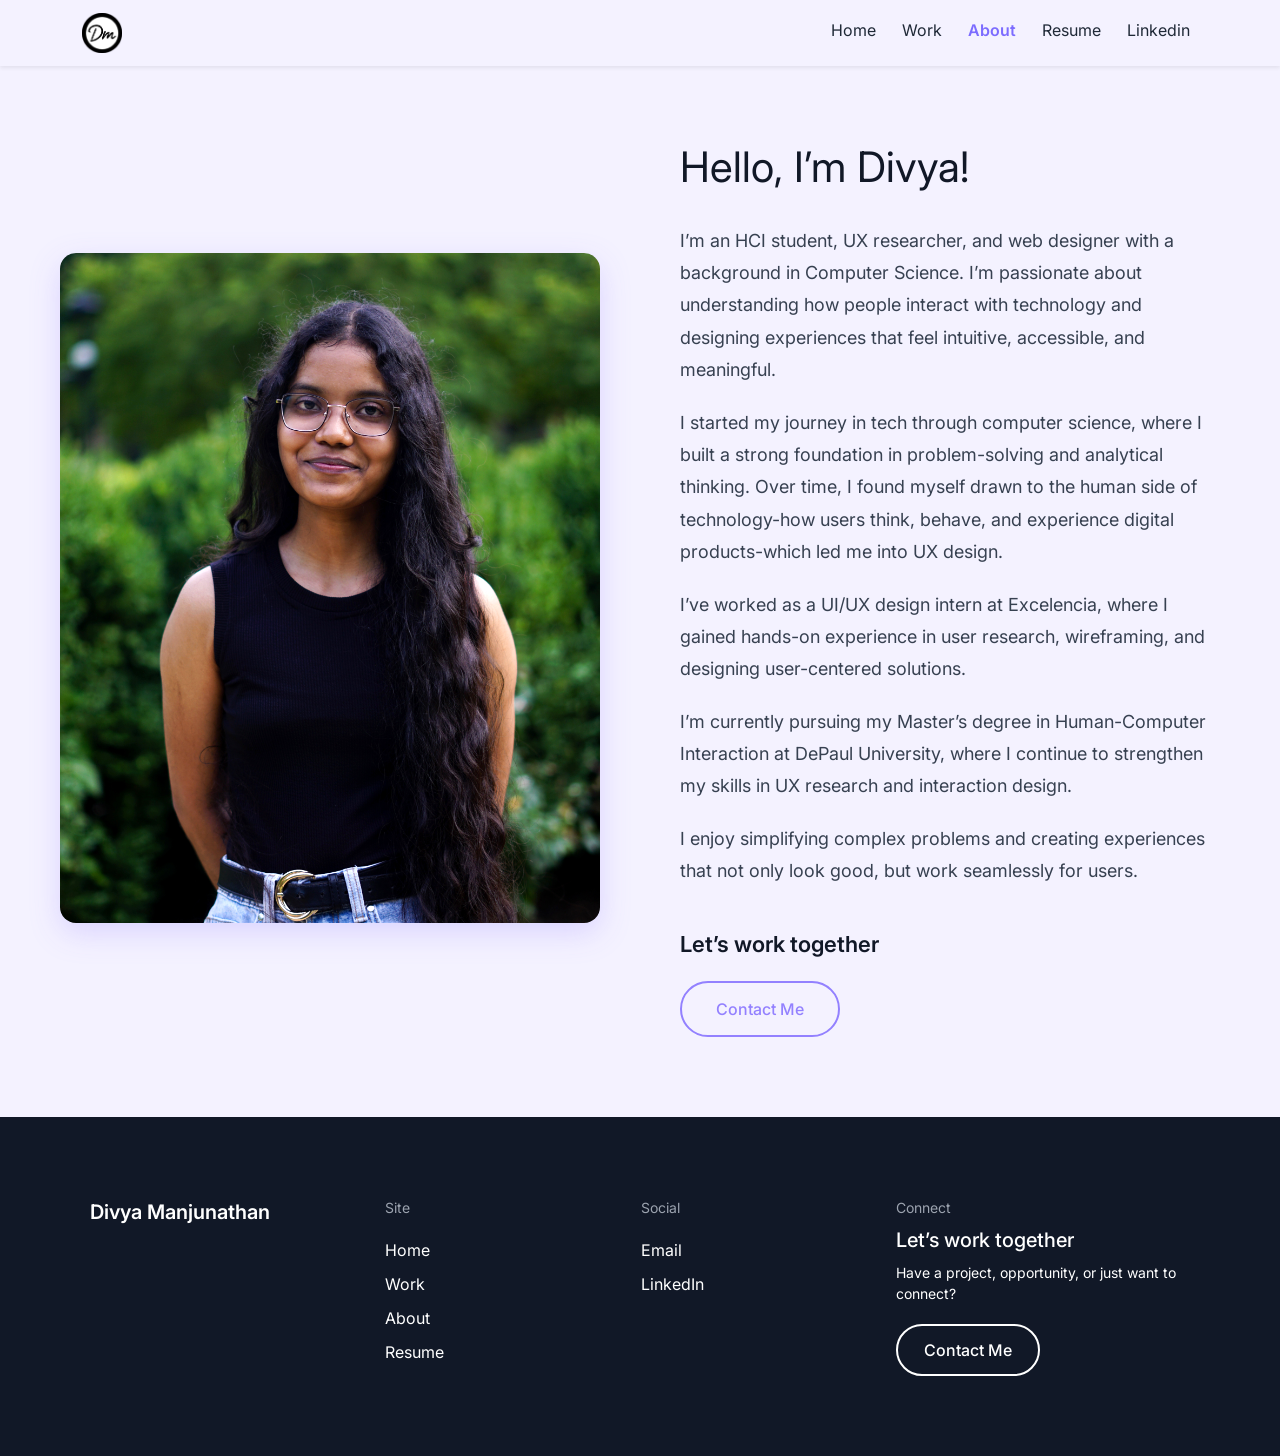
<file: about.html>
<!DOCTYPE html>
<html lang="en">
<head>
  <meta charset="UTF-8" />
  <meta name="viewport" content="width=device-width, initial-scale=1.0"/>
  <title>About | Divya Manjunathan</title>

  <link href="https://fonts.googleapis.com/css2?family=Inter:wght@300;400;500;600&display=swap" rel="stylesheet">

  <!-- Bootstrap CSS ✅ -->
  <link href="https://cdn.jsdelivr.net/npm/bootstrap@5.3.2/dist/css/bootstrap.min.css" rel="stylesheet">

  <style>
    /* ===== NAV ===== */
    .navbar {
     background-color: #F4F2FF; 
    }

    .navbar-nav {
  display: flex;        /* ensure flex layout */
  gap: 10px;            /* space between links */
}

    /* remove bootstrap default hover color */
.nav-link {
  color: #1F2937;
  text-decoration: none;
}

/* scroll animation container */
.scroll-link {
  position: relative;
  display: inline-block;
  overflow: hidden;
  height: 22px; /* adjust if needed */
  padding: 0;
}

/* stack text vertically */
.text-wrapper {
  display: flex;
  flex-direction: column;
  transition: transform 0.45s cubic-bezier(0.76, 0, 0.24, 1);
}

.text-top,
.text-bottom {
  line-height: 22px; /* MUST match height */
}

.text-bottom {
  color: #4C46B6; /* your accent color */
}

/* animate on hover */
.scroll-link:hover .text-wrapper {
  transform: translateY(-22px);
}

    /* ===== NAV NAME SCROLL EFFECT ===== */
.nav-name {
  font-weight: 700;
  font-size: 1.1rem;
  opacity: 0;
  transform: translateY(6px);
  transition: opacity 0.35s ease, transform 0.35s ease;
  white-space: nowrap;
}

/* visible state */
.navbar.scrolled .nav-name {
  opacity: 1;
  transform: translateY(0);
}

/* Active link styles */
.nav-link.active .text-top,
.nav-link.active .text-bottom {
  color: #7c6cff;
  font-weight: 600;
  position: relative;
}

/* Add underline on active link */
.nav-link.active::after {
  content: "";
  position: absolute;
  left: 0;
  bottom: -2px;          /* adjust to your liking */
  width: 100%;
  height: 2px;
  background-color: #7c6cff;
  border-radius: 2px;
}

    body {
      font-family: 'Inter', sans-serif;
      background: #F4F2FF;
      margin: 0;
      color: #111827;
    }

    /* ===== PAGE LAYOUT ===== */
    .about-page {
      max-width: 1200px;
      margin: auto;
      padding: 140px 20px 80px;

      display: grid;
      grid-template-columns: 1fr 1fr;
      gap: 80px;
      align-items: center;
    }

    /* ===== IMAGE ===== */
    .about-image img {
  width: 100%;
  border-radius: 16px;
  object-fit: cover;

  /* New highlight effect */
  box-shadow: 0 10px 30px rgba(147, 129, 255, 0.3); /* soft glow */
  filter: brightness(1.1); /* slightly brighter */
  transition: transform 0.3s ease, filter 0.3s ease, box-shadow 0.3s ease;
}

/* Optional: subtle hover effect */
.about-image img:hover {
  transform: scale(1.03);
  filter: brightness(1.15);
  box-shadow: 0 20px 40px rgba(147, 129, 255, 0.5);
}

    /* ===== CONTENT ===== */
    .about-content {
      max-width: 600px;
    }

    /* ===== INTRO ===== */
    .about-intro {
      font-size: 42px;
      line-height: 1.3;
      margin-bottom: 30px;
    }

    /* ===== TEXT ===== */
    .about-text p {
      font-size: 18px;
      line-height: 1.8;
      color: #374151;
      margin-bottom: 20px;
    }

    /* ===== BUTTON ===== */
    .contact-btn {
      display: inline-block;
      margin-top: 20px;
      padding: 14px 34px;
      border-radius: 999px;
      border: 2px solid #9381ff;
      color: #9381ff;
      text-decoration: none;
      font-weight: 500;
      transition: all 0.3s ease;
    }

    .contact-btn:hover {
      background: #9381ff;
      color: #fff;
      transform: translateY(-3px);
      box-shadow: 0 10px 25px rgba(147, 129, 255, 0.25);
    }

    .cta-heading {
  margin-top: 40px;
  font-size: 22px;
  font-weight: 600;
  color: #111827; /* bold black */
}

    /* ===== FOOTER ===== */
.footer {
  margin-top: 0;   /* FIX */
  padding: 80px 20px;
  background: #111827;
  color: #fff;
}

.footer-inner {
  max-width: 1100px;
  margin: auto;

  display: grid;
  grid-template-columns: 1.2fr 1fr 1fr 1.5fr;
  gap: 60px;
  align-items: flex-start;
}

/* NAME */
.footer-left {
  font-size: 20px;
  font-weight: 600;
}

/* COLUMNS */
.footer-column {
  display: flex;
  flex-direction: column;
  gap: 10px;
}

.footer-title {
  font-size: 14px;
  color: #9ca3af;
  margin-bottom: 10px;
}

/* LINKS */
.footer-column a {
  text-decoration: none;
  color: #fff;
  position: relative;
  display: inline-block;
  transition: color 0.3s ease;
}

.footer-column a::after {
  content: "";
  position: absolute;
  left: 0;
  bottom: -3px;
  width: 0%;
  height: 2px;
  background: #9381ff;
  transition: width 0.35s ease;
}

.footer-column a:hover {
  color: #9381ff;
}

.footer-column a:hover::after {
  width: 30%;
}

/* CTA */
.footer-cta h3 {
  font-size: 20px;
  margin-bottom: 10px;
}

.footer-cta p {
  font-size: 14px;
  color: #ffffff;
  margin-bottom: 20px;
}

/* BUTTON */
.footer-btn {
  padding: 12px 26px;
  border-radius: 999px;
  border: 2px solid #fff;
  color: #fff;
  text-decoration: none;
  font-weight: 500;
  transition: all 0.3s ease;
  display: inline-block;
}

.footer-btn:hover {
  background: #fff;
  color: #111827;
  transform: translateY(-3px);
}

/* ===== RESPONSIVE ===== */
@media (max-width: 768px) {
  .footer-inner {
    grid-template-columns: 1fr;
    gap: 40px;
  }
}
  </style>
</head>

<body>

    <!-- ✅ NAVBAR FIXED -->
<nav class="navbar navbar-expand-lg navbar-light fixed-top shadow-sm">
  <div class="container">

    <!-- Logo -->
    <a class="navbar-brand d-flex align-items-center gap-2" href="index.html">
      <img src="logo.png" height="40">
      <span class="nav-name">Divya Manjunathan</span>
    </a>

    <!-- Toggle -->
    <button class="navbar-toggler" type="button" data-bs-toggle="collapse" data-bs-target="#navMenu">
      <span class="navbar-toggler-icon"></span>
    </button>

    <!-- Menu -->
    <div class="collapse navbar-collapse justify-content-end" id="navMenu">
      <ul class="navbar-nav"> <!-- ✅ FIXED (no nested ul) -->

        <li class="nav-item">
          <a class="nav-link scroll-link" href="index.html">
            <span class="text-wrapper">
              <span class="text-top">Home</span>
              <span class="text-bottom">Home</span>
            </span>
          </a>
        </li>

        <li class="nav-item">
          <a class="nav-link scroll-link" href="work.html">
            <span class="text-wrapper">
              <span class="text-top">Work</span>
              <span class="text-bottom">Work</span>
            </span>
          </a>
        </li>

        <li class="nav-item">
          <a class="nav-link scroll-link active" href="about.html">
            <span class="text-wrapper">
              <span class="text-top">About</span>
              <span class="text-bottom">About</span>
            </span>
          </a>
        </li>

        <li class="nav-item">
          <a class="nav-link scroll-link" href="resume.html">
            <span class="text-wrapper">
              <span class="text-top">Resume</span>
              <span class="text-bottom">Resume</span>
            </span>
          </a>
        </li>

        <li class="nav-item">
              <a class="nav-link scroll-link" href="https://www.linkedin.com/in/divya-manjunathan/">
                <span class="text-wrapper">
                  <span class="text-top">Linkedin</span>
                  <span class="text-bottom">Linkedin</span>
                </span>
              </a>
            </li>

      </ul>
    </div>

  </div>
</nav>

<!-- ABOUT -->
<section class="about-page">
    

  <!-- LEFT IMAGE -->
  <div class="about-image">
    <img src="profile.jpeg" alt="Divya">
  </div>

  <!-- RIGHT CONTENT -->
  <div class="about-content">

    <div class="about-intro">
      Hello, I’m Divya!
    </div>

    <div class="about-text">
      <p>I’m an HCI student, UX researcher, and web designer with a background in Computer Science. I’m passionate about understanding how people interact with technology and designing experiences that feel intuitive, accessible, and meaningful.</p>

      <p>I started my journey in tech through computer science, where I built a strong foundation in problem-solving and analytical thinking. Over time, I found myself drawn to the human side of technology-how users think, behave, and experience digital products-which led me into UX design.</p>

      <p>I’ve worked as a UI/UX design intern at Excelencia, where I gained hands-on experience in user research, wireframing, and designing user-centered solutions.</p>

      <p>I’m currently pursuing my Master’s degree in Human-Computer Interaction at DePaul University, where I continue to strengthen my skills in UX research and interaction design.</p>

      <p>I enjoy simplifying complex problems and creating experiences that not only look good, but work seamlessly for users.</p>
    </div>

    <div class="cta-heading">
  Let’s work together
</div>

<a href="mailto:divyamanjunathan04@email.com" class="contact-btn">
  Contact Me
</a>

  </div>

</section>

<!-- PREMIUM FOOTER -->
<footer class="footer">
  <div class="footer-inner">

    <!-- NAME -->
    <div class="footer-left">
      Divya Manjunathan
    </div>

    <!-- SITE -->
    <div class="footer-column">
      <div class="footer-title">Site</div>
      <a href="index.html">Home</a>
      <a href="work.html">Work</a>
      <a href="about.html">About</a>
      <a href="resume.html">Resume</a>
    </div>

    <!-- SOCIAL -->
    <div class="footer-column">
      <div class="footer-title">Social</div>
      <a href="mailto:divyamanjunathan04@email.com">Email</a>
      <a href="https://www.linkedin.com/in/divya-manjunathan/">LinkedIn</a>
    </div>

    <!-- CONTACT CTA -->
    <div class="footer-cta">
      <div class="footer-title">Connect</div>
      <h3>Let’s work together</h3>
      <p>Have a project, opportunity, or just want to connect?</p>
      <a href="mailto:divyamanjunathan04@email.com" class="footer-btn">Contact Me</a>
    </div>

  </div>
</footer>
<!-- Bootstrap JS ✅ -->
<script src="https://cdn.jsdelivr.net/npm/bootstrap@5.3.2/dist/js/bootstrap.bundle.min.js"></script>

</body>
</html>
</file>
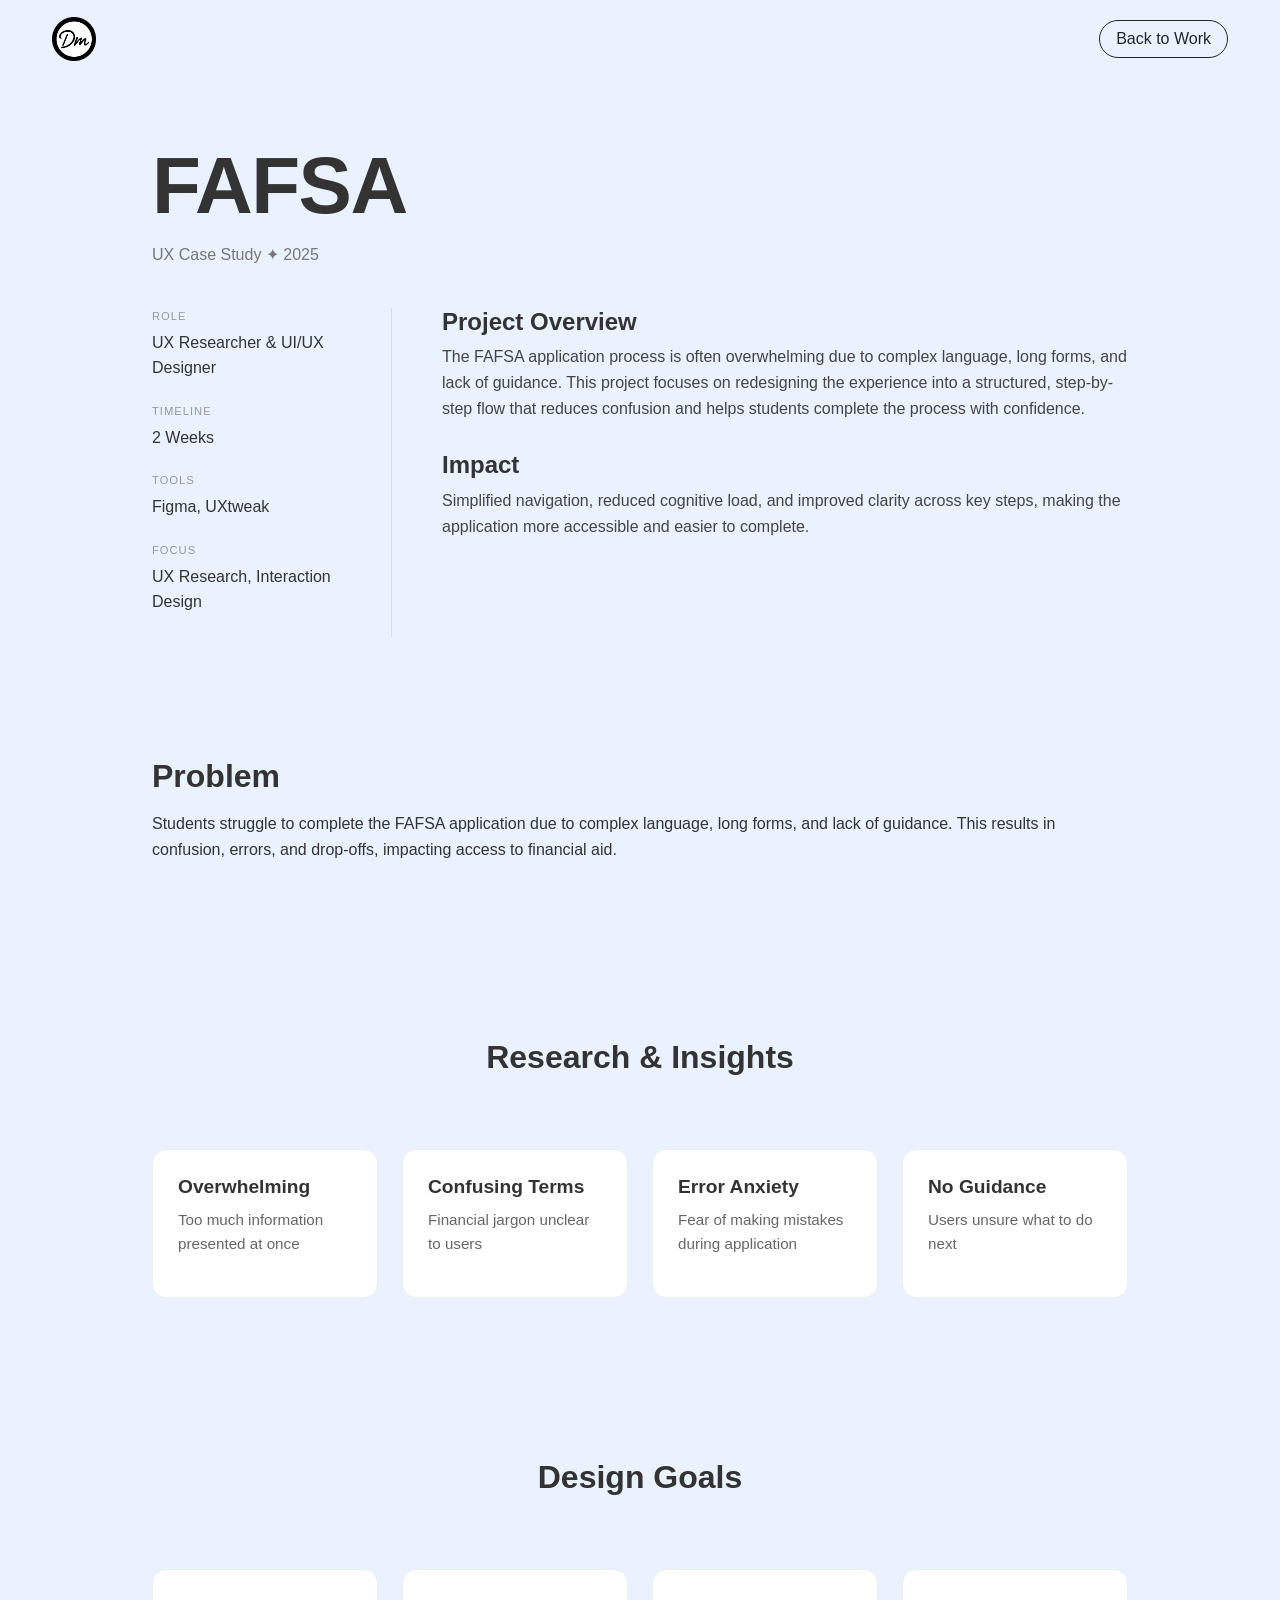
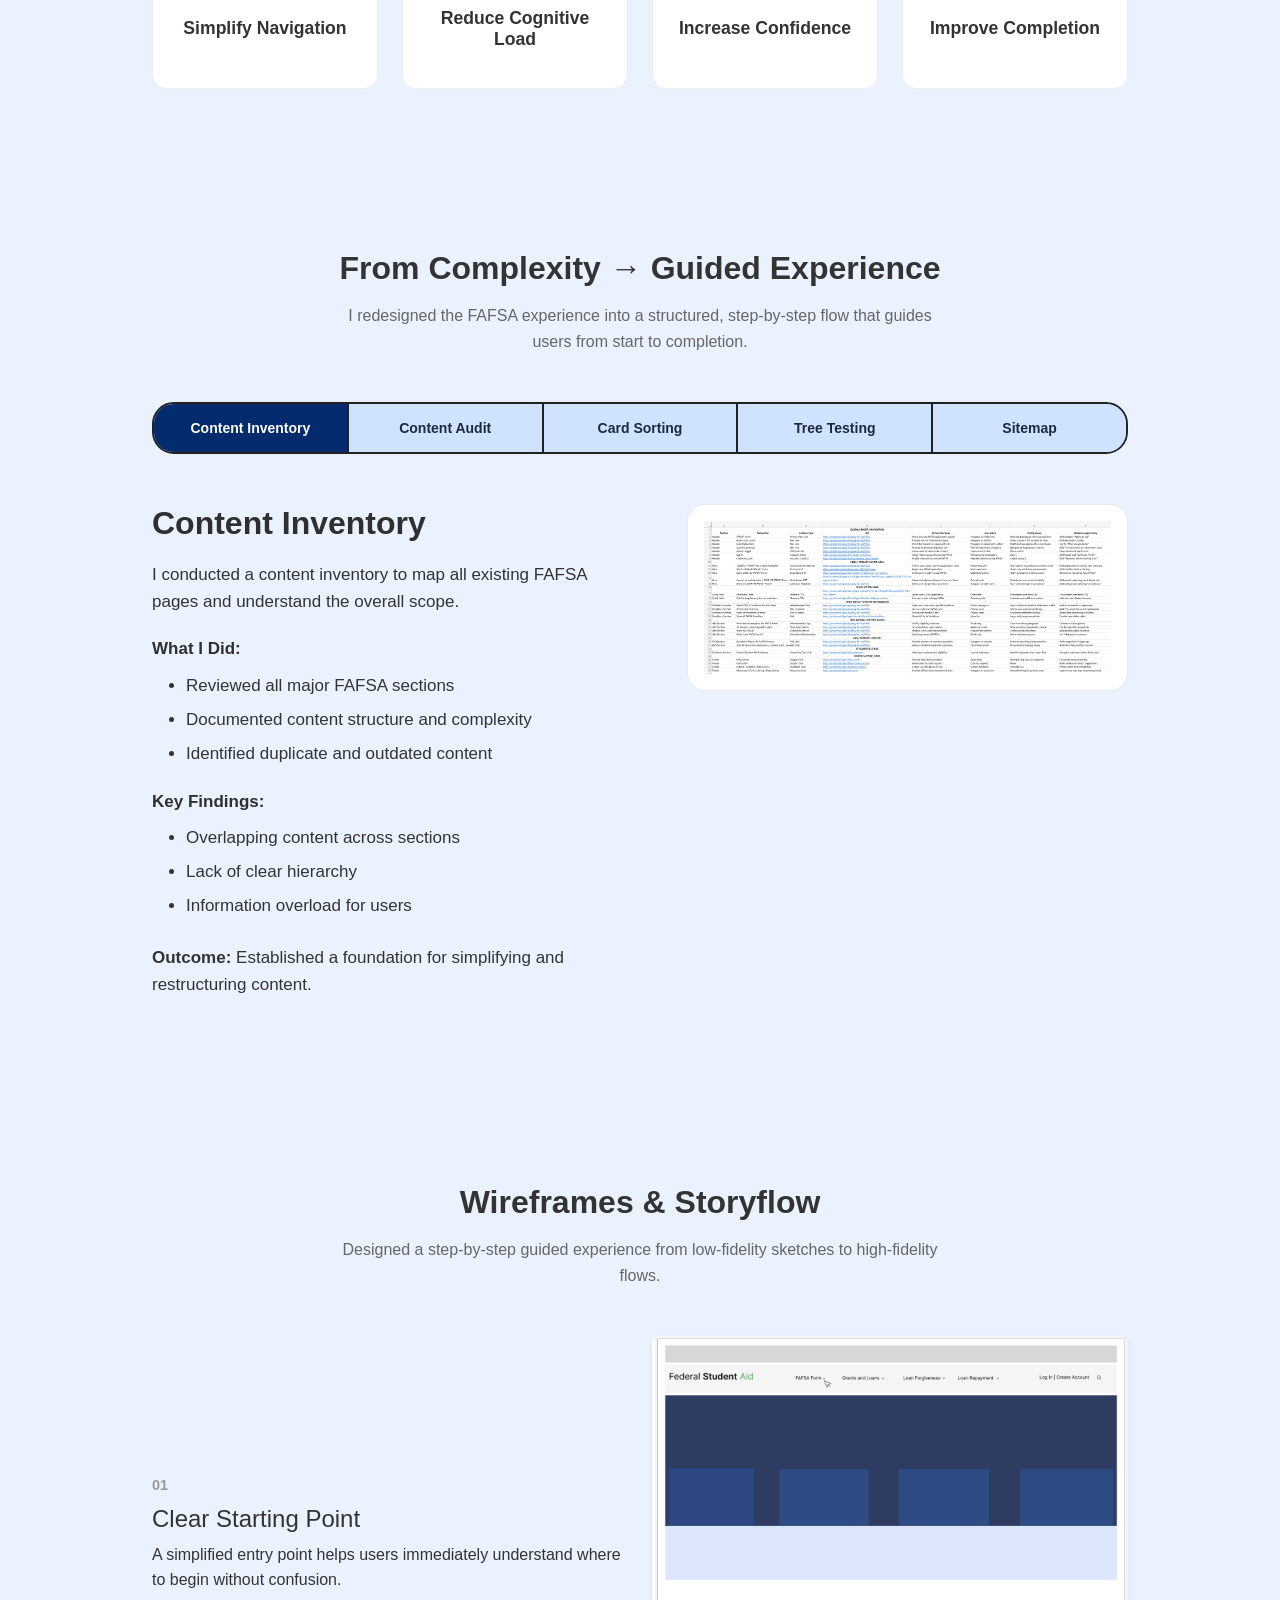
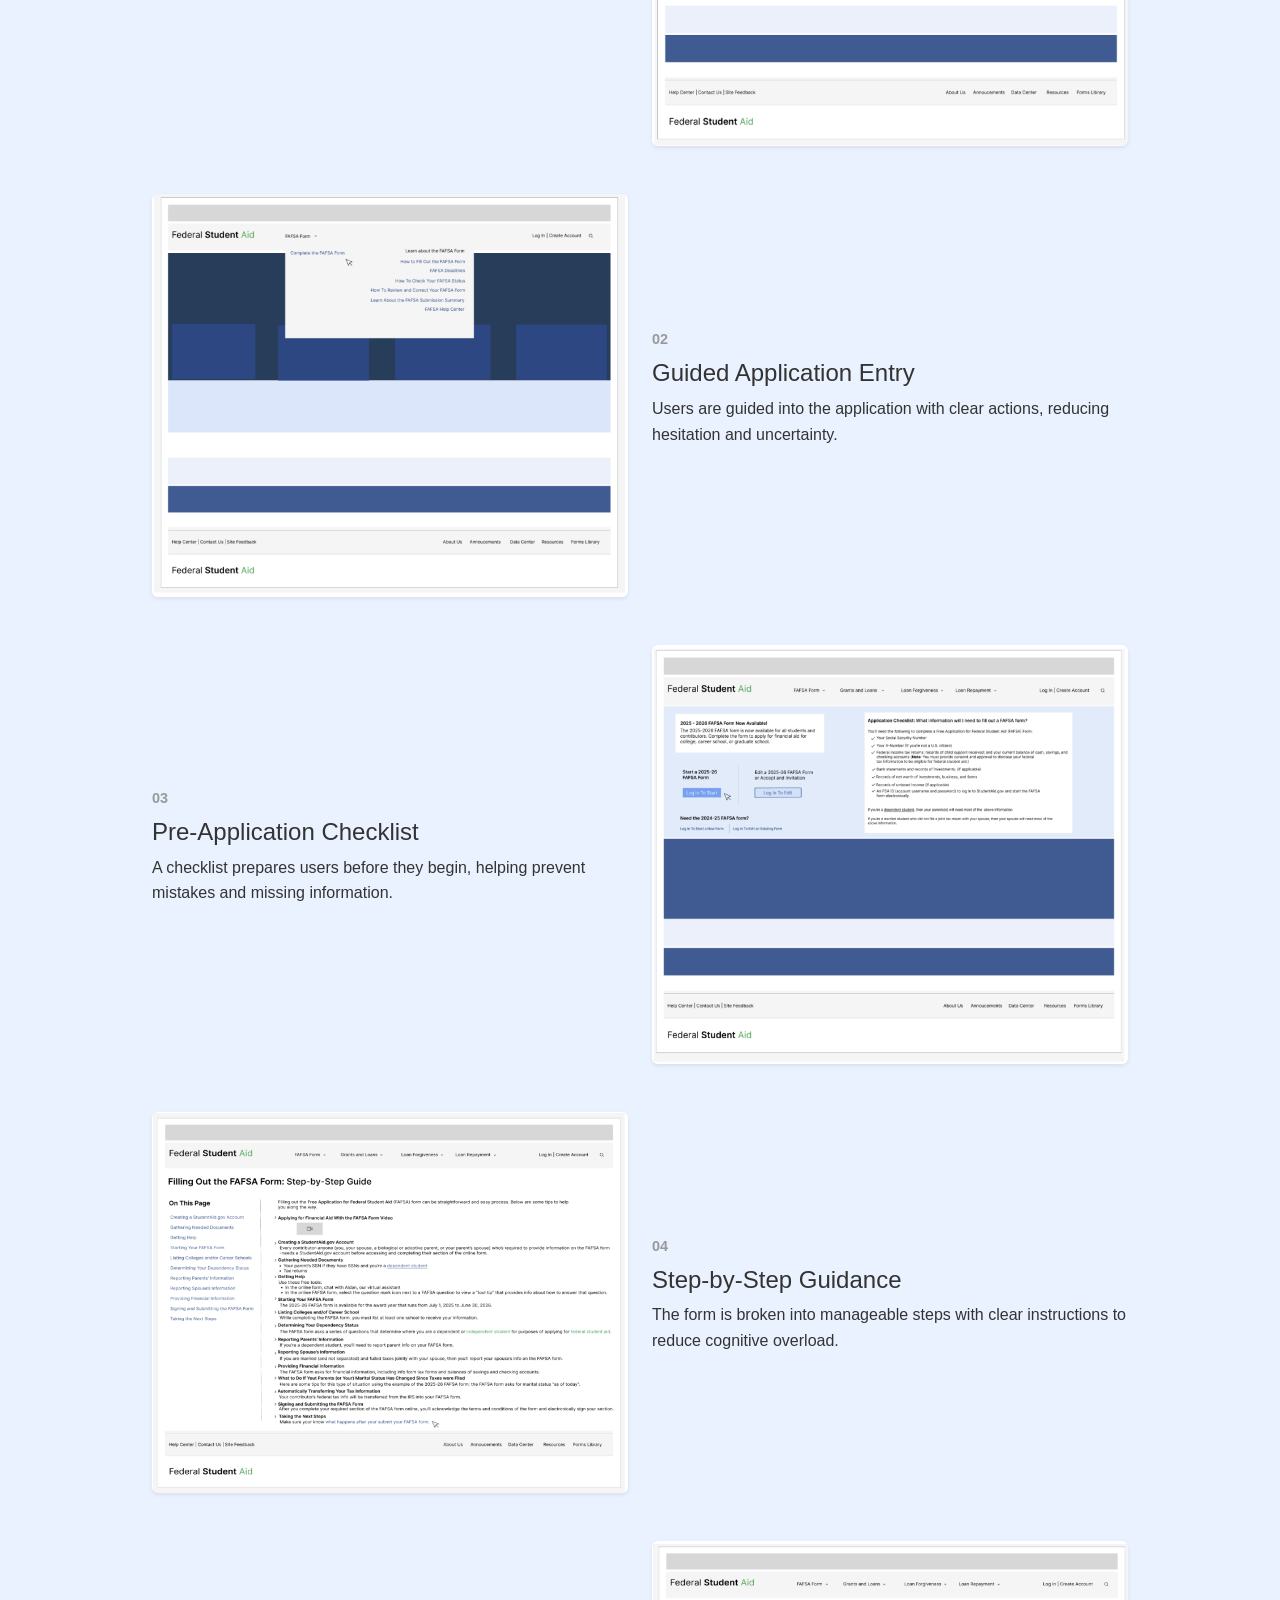
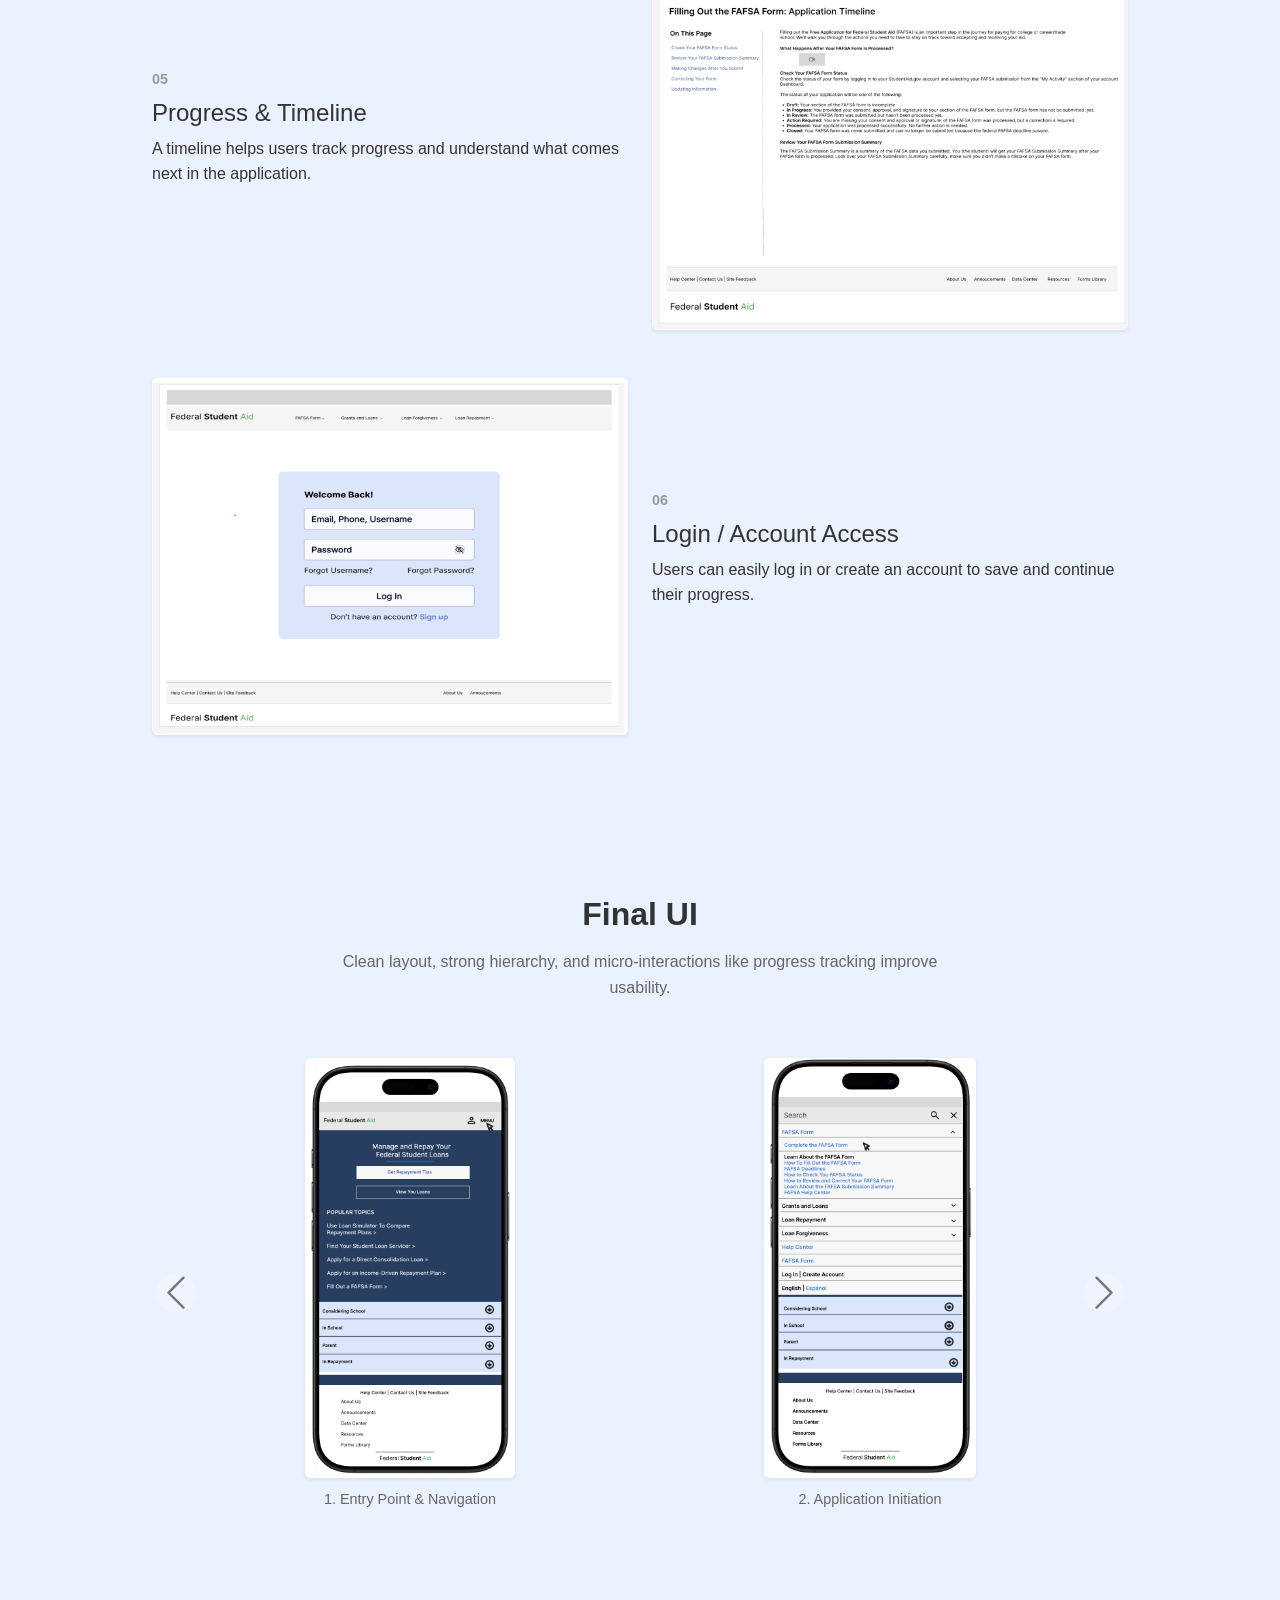
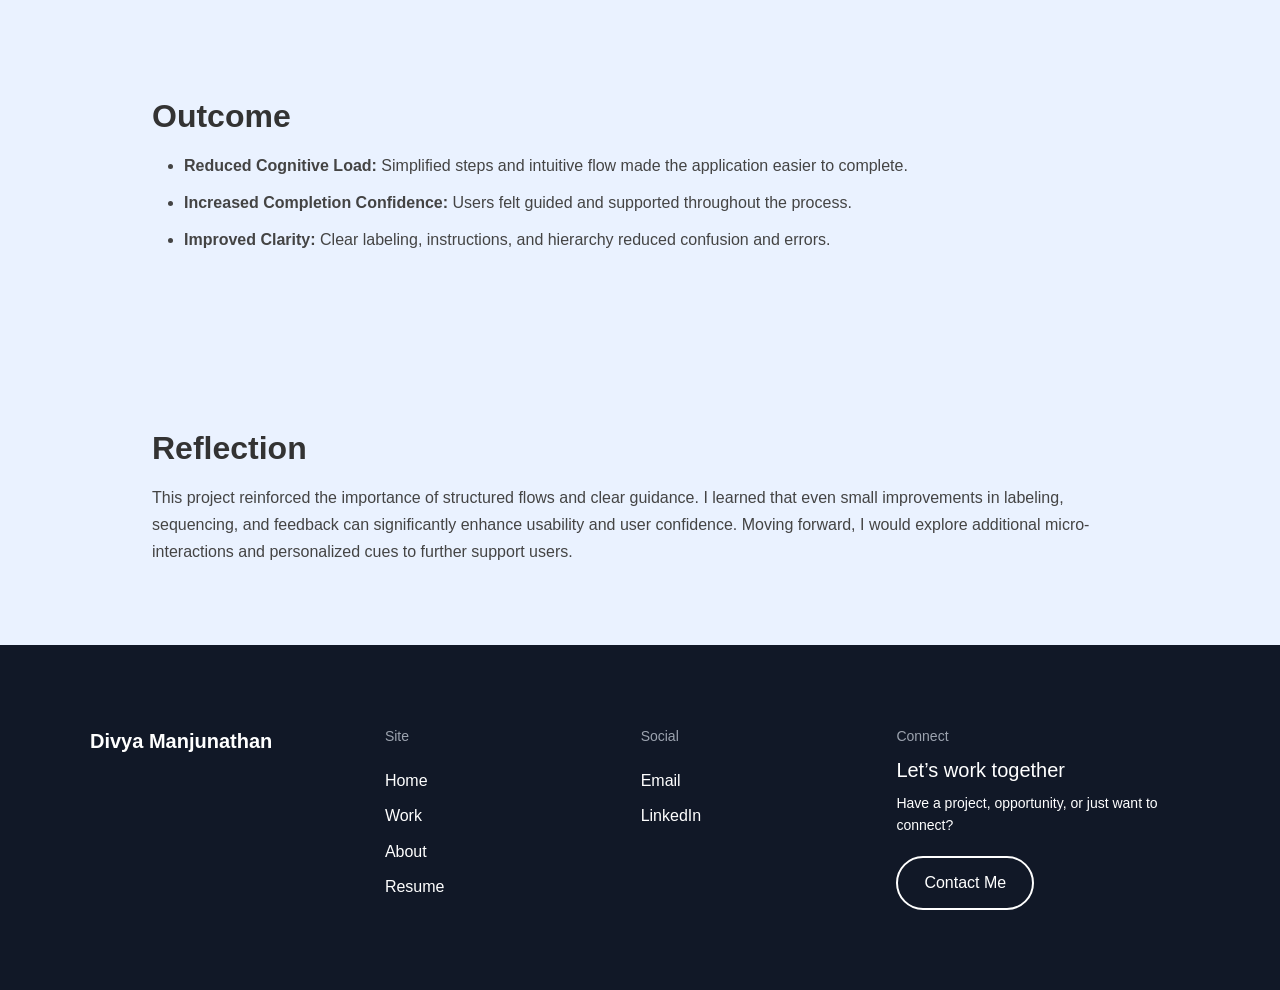
<file: project1.html>
<!DOCTYPE html>
<html lang="en">
<head>
<meta charset="UTF-8">
<meta name="viewport" content="width=device-width, initial-scale=1.0">
<title>FAFSA UX Case Study</title>

<link href="https://cdn.jsdelivr.net/npm/bootstrap@5.3.2/dist/css/bootstrap.min.css" rel="stylesheet">

<style>
.navbar {
  position: sticky;    /* make it sticky */
  top: 0;              /* stick to the top */
  z-index: 999;        /* stay above other content */
  background: #eaf2ff; /* keep background same */
  padding: 12px 0;
  margin-bottom: 0;
}

body {
  font-family: 'Helvetica Neue', sans-serif;
  color: #333;
  line-height: 1.6;
   margin: 0;
  padding: 0;
  background-color: #eaf2ff;
}

.case-section {
  padding: 60px 0;
}

.case-section:nth-child(even) {
  background: #eaf2ff;
}

.case-section:nth-child(odd) {
  background: #eaf2ff;
}

.section-title {
  font-weight: 700;
  margin-bottom: 1rem;
}

/* HERO */
.hero-clean {
  background: #eaf2ff;
  padding: 60px 0 40px; /* clean + tighter */
}

/* CENTER CONTAINER MORE */
.hero-clean .container {
  max-width: 1000px;
}

/* TITLE */
.hero-title {
  font-size: 5rem;
  font-weight: 700;
  letter-spacing: -1.5px;
  margin-bottom: 8px;
}

.hero-sub {
  color: #777;
  font-size: 1rem;
  margin-bottom: 40px; /* tighter */
}

/* GRID */
.hero-grid {
  display: grid;
  grid-template-columns: 240px 1fr; /* reduced left width */
  gap: 40px; /* tighter gap */
}

/* LEFT SIDE */
.hero-left {
  border-right: 1px solid #ddd;
  padding-right: 25px; /* reduced */
}

.meta-block {
  margin-bottom: 22px;
}

.meta-block span {
  font-size: 0.7rem;
  letter-spacing: 1px;
  color: #999;
  display: block;
  margin-bottom: 4px;
}

.meta-block p {
  font-size: 1rem;
  margin: 0;
}

/* RIGHT SIDE */
.hero-right {
  padding-left: 10px; /* reduced */
}

.content-block {
  margin-bottom: 30px;
}

.content-block h3 {
  font-size: 1.5rem;
  font-weight: 600;
  margin-bottom: 8px;
}

.content-block p {
  font-size: 1rem;
  color: #444;
  line-height: 1.6;
}

/* MOBILE */
@media (max-width: 768px) {
  .hero-title {
    font-size: 2.8rem;
  }

  .hero-grid {
    grid-template-columns: 1fr;
  }

  .hero-left {
    border-right: none;
    padding-right: 0;
  }
}


/* GLOBAL CONTAINER ALIGNMENT */
.container {
  max-width: 1000px;
}


/* FULL WIDTH IMAGE */
.full-image {
  width: 100%;
  overflow: hidden;
  margin: 40px 0 60px;

}

.full-image img {
  width: 100%;
  height: auto;
  display: block;
}

/* ALL OTHER SECTIONS ALIGN WITH HERO */
.case-section {
  padding: 80px 0;
}

.case-section .container {
  max-width: 1000px;
}

/* CARD BASE */
.card-clean {
  background: #fff;
  border-radius: 14px;
  padding: 25px;
  height: 100%;
  transition: all 0.3s ease;
  border: 1px solid #eee;
}

/* HOVER EFFECT (subtle, premium) */
.card-clean:hover {
  transform: translateY(-6px);
  box-shadow: 0 12px 30px rgba(0,0,0,0.08);
}

/* TEXT */
.card-clean h4 {
  font-size: 1.2rem;
  font-weight: 600;
  margin-bottom: 10px;
}

.card-clean p {
  font-size: 0.95rem;
  color: #666;
}

/* GOALS (more minimal) */
.card-clean.goal {
  display: flex;
  align-items: center;
  justify-content: center;
  min-height: 120px;
}

.card-clean.goal h4 {
  margin: 0;
  font-size: 1.1rem;
}

/* IMAGES */
.case-image {
  max-width: 100%;
  border-radius: 10px;
  box-shadow: 0 6px 20px rgba(0,0,0,0.1);
}

.caption {
  font-size: 0.9rem;
  color: #666;
  margin-top: 8px;
}

.case-section {
  background: #d9dfdd;
  padding: 80px 0;
}

.container {
  max-width: 1200px;
  margin: 0 auto;
}

/* ===== TABS BAR ===== */
.ux-tabs {
  display: flex;
  width: 100%;
  max-width: 1200px;
  border: 2px solid #222;
  border-radius: 22px;
  overflow: hidden;
  background: #c6dcff ;
  margin-bottom: 50px;
}

/* ===== INDIVIDUAL TAB ===== */
.ux-tab {
  flex: 1;
  background: #cfe2ff !important;      /* non-active bg */
  color: #1e293b !important;           /* non-active text */
  border: none !important;
  border-right: 2px solid #222 !important;
  padding: 8px 14px !important;
  min-height: 48px !important;
  font-size: 14px !important;
  font-weight: 600 !important;
  line-height: 1.2;
  cursor: pointer;
  transition: all 0.25s ease;
  display: flex;
  align-items: center;
  justify-content: center;
  text-align: center;
  white-space: nowrap;
  outline: none !important;
  box-shadow: none !important;
  appearance: none;
  -webkit-appearance: none;
  border-radius: 0 !important;
}

.ux-tab:last-child {
  border-right: none !important;
}

/* ===== ACTIVE TAB ===== */
.ux-tab.active {
  background: #032b6d !important;      /* active bg */
  color: #ffffff !important;           /* active text */
}

/* ===== HOVER TAB ===== */
.ux-tab:hover:not(.active) {
  background: #eaf2ff !important;      /* hover bg */
  color: #1e293b !important;           /* hover text */
}

/* REMOVE BLUE FOCUS OUTLINE */
.ux-tab:focus,
.ux-tab:focus-visible,
.ux-tab:active {
  outline: none !important;
  box-shadow: none !important;
}

/* ===== CONTENT PANELS ===== */
.ux-panel {
  display: none;
  grid-template-columns: 1.1fr 1fr;
  gap: 50px;
  align-items: start;
}

.ux-panel.active {
  display: grid;
}

.ux-text h2 {
  font-size: 32px;
  font-weight: 700;
  margin-bottom: 18px;
  color: #2f2f2f;
}

.ux-text p {
  font-size: 17px;
  line-height: 1.6;
  margin-bottom: 24px;
  color: #333333;
}

.ux-text h4 {
  font-size: 17px;
  font-weight: 700;
  margin-top: 24px;
  margin-bottom: 12px;
  color: #2f2f2f;
}

.ux-text ul {
  margin: 0 0 24px 22px;
  padding-left: 12px;
}

.ux-text li {
  font-size: 17px;
  line-height: 1.65;
  margin-bottom: 6px;
  color: #333333;
}

.ux-image img {
  width: 100%;
  height: auto;
  display: block;
  border-radius: 18px;
  object-fit: contain;
  background: #fff;
  padding: 16px;
  border: 1px solid rgba(0,0,0,0.08);
}

/* ===== TABLET ===== */
@media (max-width: 991px) {
  .ux-tabs {
    overflow-x: auto;
    scrollbar-width: none;
  }

  .ux-tabs::-webkit-scrollbar {
    display: none;
  }

  .ux-tab {
    flex: 0 0 auto;
    min-width: 180px;
  }

  .ux-panel.active {
    grid-template-columns: 1fr;
    gap: 30px;
  }
}

/* ===== MOBILE ===== */
@media (max-width: 767px) {
  .ux-tab {
    font-size: 15px !important;
    min-height: 58px !important;
    padding: 12px 16px !important;
    min-width: 160px;
  }

  .ux-text h2 {
    font-size: 28px;
  }

  .ux-text p,
  .ux-text li {
    font-size: 16px;
  }

  .ux-text h4 {
    font-size: 18px;
  }
}

/* Match your other sections */
.case-section {
  padding: 80px 0;
}

/* Title style same as Content Inventory */
.section-title {
  font-size: 2rem;
  font-weight: 600;
}

.section-intro {
  max-width: 600px;
  margin: 0 auto;
  color: #666;
}

/* Fix oversized numbers */
.wireframe-number {
  font-size: 0.9rem;
  font-weight: 600;
  color: #999;
  margin-bottom: 8px;
}

/* Reduce text heaviness */
.wireframes-section h4 {
  font-size: 1.2rem;
  font-weight: 600;
}

/* Section spacing consistency */
.case-section {
  padding: 80px 0;
}

/* Title + intro */
.section-title {
  font-size: 2rem;
  font-weight: 600;
}

.section-intro {
  max-width: 600px;
  margin: 0 auto;
  color: #666;
}

/* Carousel spacing */
.carousel-item {
  padding: 10px 40px;
}

/* Image sizing */
.carousel img {
  max-height: 420px;
  object-fit: contain;
}

/* Caption styling */
.ui-caption {
  font-size: 0.9rem;
  color: #666;
  margin-top: 10px;
}

/* Make carousel arrows visible */
.carousel-control-prev-icon,
.carousel-control-next-icon {
  filter: invert(1);
  background-color: rgba(0,0,0,0.5);
  border-radius: 50%;
  padding: 20px;
}

/* Ensure arrows are clickable */
.carousel-control-prev,
.carousel-control-next {
  width: 5%;
  z-index: 10;
  top: 50%;
  transform: translateY(-50%);
}

/* TEXT STYLE (same as Problem) */
.section-text {
  color: #444;
  font-size: 1rem;
  line-height: 1.7;
}

.section-text li {
  margin-bottom: 10px;
}

/* OUTCOME - soft green */
.outcome-section {
  background-color: #ffffff; /* soft green like your design */
}

/* REFLECTION - light gray */
.reflection-section {
  background-color: #ffffff;
  padding-bottom: 80px; /* reduce bottom spacing */
}

.reflection-section p {
  margin-bottom: 0;
}

.section-text {
  margin-top: 10px;
}

 /* ===== FOOTER ===== */
.footer {
 margin-top: 0;   /* FIX */
  padding: 80px 20px;
  background: #111827;
  color: #fff;
}

.footer-inner {
  max-width: 1100px;
  margin: auto;

  display: grid;
  grid-template-columns: 1.2fr 1fr 1fr 1.5fr;
  gap: 60px;
  align-items: flex-start;
}

/* NAME */
.footer-left {
  font-size: 20px;
  font-weight: 600;
}

/* COLUMNS */
.footer-column {
  display: flex;
  flex-direction: column;
  gap: 10px;
}

.footer-title {
  font-size: 14px;
  color: #9ca3af;
  margin-bottom: 10px;
}

/* LINKS */
.footer-column a {
  text-decoration: none;
  color: #fff;
  position: relative;
  display: inline-block;
  transition: color 0.3s ease;
}

.footer-column a::after {
  content: "";
  position: absolute;
  left: 0;
  bottom: -3px;
  width: 0%;
  height: 2px;
  background: #9381ff;
  transition: width 0.35s ease;
}

.footer-column a:hover {
  color: #9381ff;
}

.footer-column a:hover::after {
  width: 30%;
}

/* CTA */
.footer-cta h3 {
  font-size: 20px;
  margin-bottom: 10px;
}

.footer-cta p {
  font-size: 14px;
  color: #ffffff;
  margin-bottom: 20px;
}

/* BUTTON */
.footer-btn {
  padding: 12px 26px;
  border-radius: 999px;
  border: 2px solid #fff;
  color: #fff;
  text-decoration: none;
  font-weight: 500;
  transition: all 0.3s ease;
  display: inline-block;
}

.footer-btn:hover {
  background: #fff;
  color: #111827;
  transform: translateY(-3px);
}

/* ===== RESPONSIVE ===== */
@media (max-width: 768px) {
  .footer-inner {
    grid-template-columns: 1fr;
    gap: 40px;
  }
}
</style>
</head>

<body>
  <!-- NAVBAR -->
<nav class="navbar">
  <div class="container">
   <a href="index.html" class="navbar-brand fw-semibold">
  <img src="logo.png" alt="Logo" height="44">
</a>
   <a href="work.html" class="btn btn-outline-dark rounded-pill px-3">Back to Work</a>
  </div>
</nav>

<section class="hero-clean">
  <div class="container">

    <!-- TITLE -->
    <h1 class="hero-title">FAFSA</h1>
    <p class="hero-sub">UX Case Study ✦ 2025</p>

    <div class="hero-grid">

      <!-- LEFT -->
      <div class="hero-left">

        <div class="meta-block">
          <span>ROLE</span>
          <p>UX Researcher & UI/UX Designer</p>
        </div>

        <div class="meta-block">
          <span>TIMELINE</span>
          <p>2 Weeks</p>
        </div>

        <div class="meta-block">
          <span>TOOLS</span>
          <p>Figma, UXtweak</p>
        </div>

        <div class="meta-block">
          <span>FOCUS</span>
          <p>UX Research, Interaction Design</p>
        </div>

      </div>

      <!-- RIGHT -->
      <div class="hero-right">

        <div class="content-block">
          <h3>Project Overview</h3>
          <p>
            The FAFSA application process is often overwhelming due to complex language, long forms, and lack of guidance.
            This project focuses on redesigning the experience into a structured, step-by-step flow that reduces confusion
            and helps students complete the process with confidence.
          </p>
        </div>

        <div class="content-block">
          <h3>Impact</h3>
          <p>
            Simplified navigation, reduced cognitive load, and improved clarity across key steps, making the application
            more accessible and easier to complete.
          </p>
        </div>

      </div>

    </div>
  </div>
</section>

<!-- PROBLEM -->
<section class="case-section">
  <div class="container">
    <h2 class="section-title">Problem</h2>
    <p>
      Students struggle to complete the FAFSA application due to complex language, long forms, and lack of guidance.
      This results in confusion, errors, and drop-offs, impacting access to financial aid.
    </p>
  </div>
</section>

<section class="case-section">
  <div class="container">
    <h2 class="section-title text-center">Research & Insights</h2>

    <div class="row mt-5 g-4">

      <div class="col-md-3">
        <div class="card-clean">
          <h4>Overwhelming</h4>
          <p>Too much information presented at once</p>
        </div>
      </div>

      <div class="col-md-3">
        <div class="card-clean">
          <h4>Confusing Terms</h4>
          <p>Financial jargon unclear to users</p>
        </div>
      </div>

      <div class="col-md-3">
        <div class="card-clean">
          <h4>Error Anxiety</h4>
          <p>Fear of making mistakes during application</p>
        </div>
      </div>

      <div class="col-md-3">
        <div class="card-clean">
          <h4>No Guidance</h4>
          <p>Users unsure what to do next</p>
        </div>
      </div>

    </div>
  </div>
</section>

<section class="case-section">
  <div class="container text-center">
    <h2 class="section-title">Design Goals</h2>

    <div class="row mt-5 g-4">

      <div class="col-md-3">
        <div class="card-clean goal">
          <h4>Simplify Navigation</h4>
        </div>
      </div>

      <div class="col-md-3">
        <div class="card-clean goal">
          <h4>Reduce Cognitive Load</h4>
        </div>
      </div>

      <div class="col-md-3">
        <div class="card-clean goal">
          <h4>Increase Confidence</h4>
        </div>
      </div>

      <div class="col-md-3">
        <div class="card-clean goal">
          <h4>Improve Completion</h4>
        </div>
      </div>

    </div>
  </div>
</section>

<section class="case-section">
  <div class="container">

    <!-- NEW HEADING -->
    <div class="text-center mb-5">
      <h2 class="section-title">From Complexity → Guided Experience</h2>
      <p class="section-intro">
        I redesigned the FAFSA experience into a structured, step-by-step flow that guides users from start to completion.
      </p>
    </div>

    <!-- TAB BUTTONS -->
    <div class="ux-tabs">
      <button class="ux-tab active" data-tab="inventory">Content Inventory</button>
      <button class="ux-tab" data-tab="audit">Content Audit</button>
      <button class="ux-tab" data-tab="sorting">Card Sorting</button>
      <button class="ux-tab" data-tab="tree">Tree Testing</button>
      <button class="ux-tab" data-tab="sitemap">Sitemap</button>
    </div>

    <!-- TAB CONTENT -->
    <div class="ux-tab-content">

      <div class="ux-panel active" id="inventory">
        <div class="ux-text">
          <h2>Content Inventory</h2>
          <p>
            I conducted a content inventory to map all existing FAFSA pages and understand the overall scope.
          </p>

          <h4>What I Did:</h4>
          <ul>
            <li>Reviewed all major FAFSA sections</li>
            <li>Documented content structure and complexity</li>
            <li>Identified duplicate and outdated content</li>
          </ul>

          <h4>Key Findings:</h4>
          <ul>
            <li>Overlapping content across sections</li>
            <li>Lack of clear hierarchy</li>
            <li>Information overload for users</li>
          </ul>

          <p><strong>Outcome:</strong> Established a foundation for simplifying and restructuring content.</p>
        </div>

        <div class="ux-image">
          <img src="landingpage.png" alt="Content Inventory">
        </div>
      </div>

      <div class="ux-panel" id="audit">
        <div class="ux-text">
          <h2>Content Audit</h2>
          <p>
            I conducted a content audit to evaluate clarity, consistency, and usability of FAFSA content.
          </p>

          <h4>What I Did:</h4>
          <ul>
            <li>Analyzed readability and clarity</li>
              <li>Reviewed terminology consistency</li>
              <li>Identified redundant content</li>
          </ul>

          <h4>Key Findings:</h4>
          <ul>
            <li>Complex financial language reduced understanding</li>
              <li>Inconsistent labels across pages</li>
              <li>Duplicate content increased confusion</li>
          </ul>

          <p><strong>Outcome:</strong> Simplified language and improved clarity across the experience.</p>
        </div>
        <div class="ux-image">
          <img src="content audit.png" alt="Content Audit">
        </div>
      </div>

      <div class="ux-panel" id="sorting">
        <div class="ux-text">
          <h2>Card Sorting</h2>
          <p>
           I conducted a hybrid card sorting study using UXtweak to understand user mental models.
          </p>

          <h4>What I Did:</h4>
          <ul>
             <li>Users grouped content into categories</li>
              <li>Allowed custom labels</li>
              <li>Analyzed grouping patterns</li>
          </ul>

          <h4>Key Findings:</h4>
          <ul>
            <li>Grants and Loans grouped together</li>
              <li>Users created their own labels</li>
              <li>Loan terminology caused confusion</li>
          </ul>

          <p><strong>Outcome:</strong> Improved navigation labels and content grouping.</p>
        </div>
        <div class="ux-image">
          <img src="cardsortting.png" alt="Card Sorting">
        </div>
      </div>

      <div class="ux-panel" id="tree">
        <div class="ux-text">
          <h2>Tree Testing</h2>
          <p>
           I conducted tree testing to validate the proposed sitemap.
          </p>

          <h4>What I Did:</h4>
          <ul>
            <li>Created task-based navigation scenarios</li>
              <li>Tested user success rates</li>
              <li>Analyzed navigation paths</li>
          </ul>

          <h4>Key Findings:</h4>
          <ul>
            <li>Users found key sections quickly</li>
              <li>Some confusion in grants navigation</li>
              <li>Users preferred simpler paths</li>
          </ul>

          <p><strong>Outcome:</strong> Refined sitemap to improve navigation efficiency.</p>
        </div>
        <div class="ux-image">
          <img src="treetesting.png" alt="Tree Testing">
        </div>
      </div>

      <div class="ux-panel" id="sitemap">
        <div class="ux-text">
          <h2>Sitemap</h2>
          <p>
            Based on all research insights, I designed a simplified sitemap.
          </p>

          <h4>What I Did:</h4>
          <ul>
           <li>Grouped content based on user behavior</li>
              <li>Simplified navigation structure</li>
              <li>Reduced unnecessary steps</li>
          </ul>

          <h4>Key Findings:</h4>
          <ul>
             <li>Users needed clearer navigation paths to find information faster</li>
      <li>The original structure lacked a strong hierarchy across key sections</li>
      <li>Reducing content layers helped lower cognitive load during the application journey</li>
    </ul>
          </ul>

          <p><strong>Outcome:</strong> The final sitemap created a more intuitive structure, improved discoverability, and established a stronger foundation for a streamlined FAFSA user journey.
    </p>
        </div>
        <div class="ux-image">
          <img src="sitemap.png" alt="Sitemap">
        </div>
      </div>

    </div>

  </div>
</section>

<!-- ================= WIREFRAMES ================= -->
<section class="case-section">
  <div class="container">

    <!-- Header -->
    <div class="text-center mb-5">
      <h2 class="section-title">Wireframes & Storyflow</h2>
      <p class="section-intro">
        Designed a step-by-step guided experience from low-fidelity sketches to high-fidelity flows.
      </p>
    </div>

    <!-- 1 -->
    <div class="row align-items-center mb-5">
      <div class="col-md-6">
        <p class="wireframe-number">01</p>
        <h4>Clear Starting Point</h4>
        <p>
          A simplified entry point helps users immediately understand where to begin without confusion.
        </p>
      </div>
      <div class="col-md-6 text-center">
        <img src="wireframe1.png" class="img-fluid rounded shadow-sm" alt="">
      </div>
    </div>

    <!-- 2 -->
    <div class="row align-items-center mb-5 flex-md-row-reverse">
      <div class="col-md-6">
        <p class="wireframe-number">02</p>
        <h4>Guided Application Entry</h4>
        <p>
          Users are guided into the application with clear actions, reducing hesitation and uncertainty.
        </p>
      </div>
      <div class="col-md-6 text-center">
        <img src="wireframe2.png" class="img-fluid rounded shadow-sm" alt="">
      </div>
    </div>

    <!-- 3 -->
    <div class="row align-items-center mb-5">
      <div class="col-md-6">
        <p class="wireframe-number">03</p>
        <h4>Pre-Application Checklist</h4>
        <p>
          A checklist prepares users before they begin, helping prevent mistakes and missing information.
        </p>
      </div>
      <div class="col-md-6 text-center">
        <img src="wireframe3.png" class="img-fluid rounded shadow-sm" alt="">
      </div>
    </div>

    <!-- 4 -->
    <div class="row align-items-center mb-5 flex-md-row-reverse">
      <div class="col-md-6">
        <p class="wireframe-number">04</p>
        <h4>Step-by-Step Guidance</h4>
        <p>
          The form is broken into manageable steps with clear instructions to reduce cognitive overload.
        </p>
      </div>
      <div class="col-md-6 text-center">
        <img src="wireframe4.png" class="img-fluid rounded shadow-sm" alt="">
      </div>
    </div>

    <!-- 5 -->
    <div class="row align-items-center mb-5">
      <div class="col-md-6">
        <p class="wireframe-number">05</p>
        <h4>Progress & Timeline</h4>
        <p>
          A timeline helps users track progress and understand what comes next in the application.
        </p>
      </div>
      <div class="col-md-6 text-center">
        <img src="wireframe5.png" class="img-fluid rounded shadow-sm" alt="">
      </div>
    </div>

    <!-- 6 -->
    <div class="row align-items-center flex-md-row-reverse">
      <div class="col-md-6">
        <p class="wireframe-number">06</p>
        <h4>Login / Account Access</h4>
        <p>
          Users can easily log in or create an account to save and continue their progress.
        </p>
      </div>
      <div class="col-md-6 text-center">
        <img src="wireframe6.png" class="img-fluid rounded shadow-sm" alt="">
      </div>
    </div>

  </div>
</section>

<!-- ================= FINAL UI ================= -->
<section class="case-section text-center">
  <div class="container">

    <h2 class="section-title">Final UI</h2>

    <p class="section-intro mb-5">
      Clean layout, strong hierarchy, and micro-interactions like progress tracking improve usability.
    </p>

    <!-- Carousel -->
    <div id="uiCarousel" class="carousel slide" data-bs-ride="carousel">

      <div class="carousel-inner">

        <!-- Slide 1 -->
        <div class="carousel-item active">
          <div class="row">
            <div class="col-md-6 text-center">
              <img src="p1.png" class="img-fluid rounded shadow-sm" alt="">
              <p class="ui-caption">1. Entry Point & Navigation</p>
            </div>
            <div class="col-md-6 text-center">
              <img src="p2.png" class="img-fluid rounded shadow-sm" alt="">
              <p class="ui-caption">2. Application Initiation</p>
            </div>
          </div>
        </div>

        <!-- Slide 2 -->
        <div class="carousel-item">
          <div class="row">
            <div class="col-md-6 text-center">
              <img src="p3.png" class="img-fluid rounded shadow-sm" alt="">
              <p class="ui-caption">3. Pre-Application Checklist</p>
            </div>
            <div class="col-md-6 text-center">
              <img src="p4.png" class="img-fluid rounded shadow-sm" alt="">
              <p class="ui-caption">4. Guided Form Experience</p>
            </div>
          </div>
        </div>

        <!-- Slide 3 -->
        <div class="carousel-item">
          <div class="row">
            <div class="col-md-6 text-center">
              <img src="p5.png" class="img-fluid rounded shadow-sm" alt="">
              <p class="ui-caption">5. Progress & Timeline Tracking</p>
            </div>
            <div class="col-md-6 text-center">
              <img src="p6.png" class="img-fluid rounded shadow-sm" alt="">
              <p class="ui-caption">6. Authentication Flow</p>
            </div>
          </div>
        </div>

        <!-- Slide 4 -->
        <div class="carousel-item">
          <div class="row">
            <div class="col-md-6 text-center">
              <img src="p7.png" class="img-fluid rounded shadow-sm" alt="">
              <p class="ui-caption">7. Account Creation</p>
            </div>
            <div class="col-md-6 text-center">
              <img src="p8.png" class="img-fluid rounded shadow-sm" alt="">
              <p class="ui-caption">8. Account Recovery</p>
            </div>
          </div>
        </div>

      </div>

      <!-- Controls -->
      <button class="carousel-control-prev" type="button" data-bs-target="#uiCarousel" data-bs-slide="prev">
        <span class="carousel-control-prev-icon"></span>
      </button>

      <button class="carousel-control-next" type="button" data-bs-target="#uiCarousel" data-bs-slide="next">
        <span class="carousel-control-next-icon"></span>
      </button>

    </div>

  </div>
</section>

<!-- OUTCOME -->
<section class="case-section outcome-section">
  <div class="container">
    <h2 class="section-title">Outcome</h2>
    <ul class="section-text">
      <li><strong>Reduced Cognitive Load:</strong> Simplified steps and intuitive flow made the application easier to complete.</li>
      <li><strong>Increased Completion Confidence:</strong> Users felt guided and supported throughout the process.</li>
      <li><strong>Improved Clarity:</strong> Clear labeling, instructions, and hierarchy reduced confusion and errors.</li>
    </ul>
  </div>
</section>

<!-- REFLECTION -->
<section class="case-section reflection-section">
  <div class="container">
    <h2 class="section-title">Reflection</h2>
    <p class="section-text">
      This project reinforced the importance of structured flows and clear guidance. I learned that even small improvements in labeling, sequencing, and feedback can significantly enhance usability and user confidence. Moving forward, I would explore additional micro-interactions and personalized cues to further support users.
    </p>
  </div>
</section>

<!-- PREMIUM FOOTER -->
<footer class="footer">
  <div class="footer-inner">

    <!-- NAME -->
    <div class="footer-left">
      Divya Manjunathan
    </div>

    <!-- SITE -->
    <div class="footer-column">
      <div class="footer-title">Site</div>
      <a href="index.html">Home</a>
      <a href="work.html">Work</a>
      <a href="about.html">About</a>
      <a href="resume.html">Resume</a>
    </div>

    <!-- SOCIAL -->
    <div class="footer-column">
      <div class="footer-title">Social</div>
      <a href="mailto:divyamanjunathan04@email.com">Email</a>
      <a href="#">LinkedIn</a>
    </div>

    <!-- CONTACT CTA -->
    <div class="footer-cta">
      <div class="footer-title">Connect</div>
      <h3>Let’s work together</h3>
      <p>Have a project, opportunity, or just want to connect?</p>
      <a href="mailto:divyamanjunathan04@email.com" class="footer-btn">Contact Me</a>
    </div>

  </div>
</footer>

<script>
  const uxTabs = document.querySelectorAll('.ux-tab');
  const uxPanels = document.querySelectorAll('.ux-panel');

  uxTabs.forEach(tab => {
    tab.addEventListener('click', function () {
      const target = this.getAttribute('data-tab');

      uxTabs.forEach(t => t.classList.remove('active'));
      uxPanels.forEach(panel => panel.classList.remove('active'));

      this.classList.add('active');
      document.getElementById(target).classList.add('active');
    });
  });
</script>

<script src="https://cdn.jsdelivr.net/npm/bootstrap@5.3.2/dist/js/bootstrap.bundle.min.js"></script>


</body>
</html>
</file>
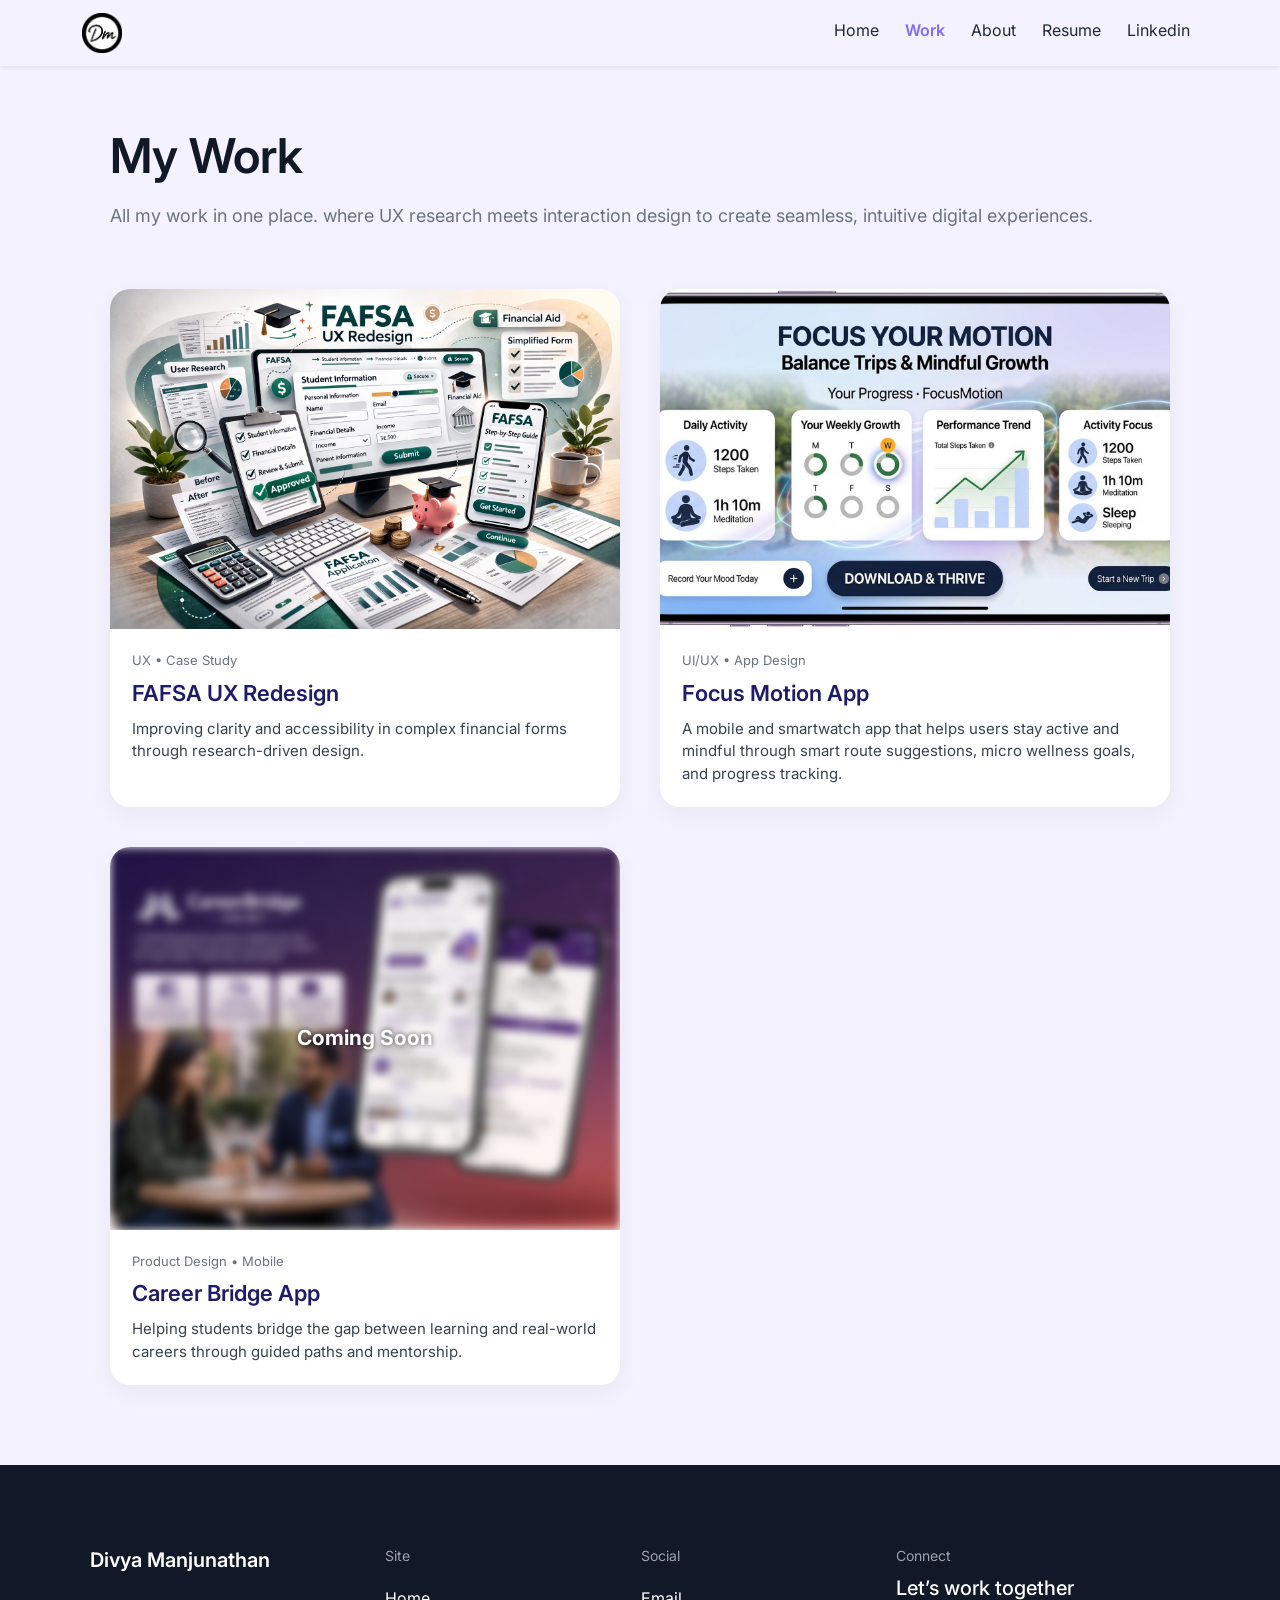
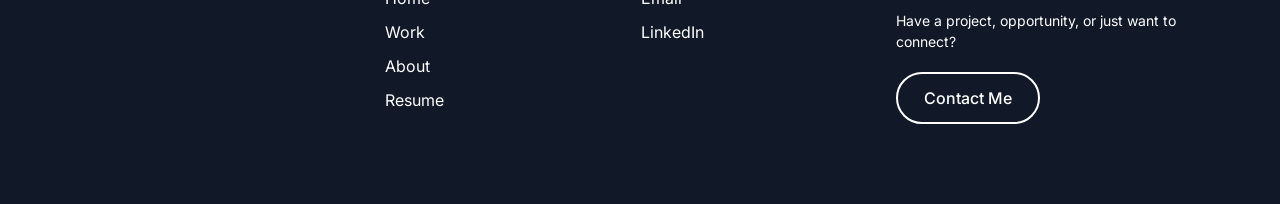
<file: work.html>
<!DOCTYPE html>
<html lang="en">
<head>
  <meta charset="UTF-8">
  <meta name="viewport" content="width=device-width, initial-scale=1.0">
  <title>Work | Divya</title>

  <link href="https://fonts.googleapis.com/css2?family=Inter:wght@300;400;500;600&display=swap" rel="stylesheet">

  <!-- Bootstrap CSS ✅ -->
  <link href="https://cdn.jsdelivr.net/npm/bootstrap@5.3.2/dist/css/bootstrap.min.css" rel="stylesheet">

  <style>
     /* ===== NAV ===== */
    .navbar {
     background-color: #F4F2FF; 
    }

    .navbar-nav {
  display: flex;        /* ensure flex layout */
  gap: 10px;            /* space between links */
}

     /* remove bootstrap default hover color */
.nav-link {
  color: #1F2937;
  text-decoration: none;
}

/* scroll animation container */
.scroll-link {
  position: relative;
  display: inline-block;
  overflow: hidden;
  height: 22px; /* adjust if needed */
  padding: 0;
}

/* stack text vertically */
.text-wrapper {
  display: flex;
  flex-direction: column;
  transition: transform 0.45s cubic-bezier(0.76, 0, 0.24, 1);
}

.text-top,
.text-bottom {
  line-height: 22px; /* MUST match height */
}

.text-bottom {
  color: #4C46B6; /* your accent color */
}

/* animate on hover */
.scroll-link:hover .text-wrapper {
  transform: translateY(-22px);
}


    /* ===== NAV NAME SCROLL EFFECT ===== */
.nav-name {
  font-weight: 700;
  font-size: 1.1rem;
  opacity: 0;
  transform: translateY(6px);
  transition: opacity 0.35s ease, transform 0.35s ease;
  white-space: nowrap;
}

/* visible state */
.navbar.scrolled .nav-name {
  opacity: 1;
  transform: translateY(0);
}

/* Active link styles */
.nav-link.active .text-top,
.nav-link.active .text-bottom {
  color: #7c6cff;
  font-weight: 600;
  position: relative;
}

/* Add underline on active link */
.nav-link.active::after {
  content: "";
  position: absolute;
  left: 0;
  bottom: -2px;          /* adjust to your liking */
  width: 100%;
  height: 2px;
  background-color: #7c6cff;
  border-radius: 2px;
}

    body {
      font-family: 'Inter', sans-serif;
      background: #F4F2FF;
      margin: 0;
      color: #111827;
    }

    /* ===== SECTION ===== */
    .work-section {
      max-width: 1100px;
      margin: auto;
      padding: 120px 20px 80px;
    }

    /* ===== HEADER ===== */
    .work-title {
      font-size: 48px;
      font-weight: 600;
      margin-bottom: 10px;
    }

    .work-caption {
      font-size: 18px;
      color: #6b7280;
      margin-bottom: 60px;
      max-width: 1200px;
    }

    /* ===== GRID ===== */
    .work-grid {
      display: grid;
      grid-template-columns: repeat(2, 1fr);
      gap: 40px;
    }

    /* ===== CARD ===== */
    .project-card {
      background: #fff;
      border-radius: 20px;
      overflow: hidden;
      text-decoration: none;
      color: inherit;
      box-shadow: 0 8px 25px rgba(0,0,0,0.05);
      transition: 0.35s ease;
    }

    .project-card:hover {
      transform: translateY(-6px);
      box-shadow: 0 16px 40px rgba(0,0,0,0.08);
    }

    /* IMAGE */
    .project-image img {
      width: 100%;
      display: block;
      transition: transform 0.4s ease;
    }

    .project-card:hover img {
      transform: scale(1.05);
    }

    /* CONTENT */
    .project-content {
      padding: 22px;
    }

    .project-meta {
      font-size: 13px;
      color: #6b7280;
      margin-bottom: 6px;
    }

    .project-title {
      font-size: 22px;
      font-weight: 600;
      margin-bottom: 8px;
      color: #1E1B6B;
    }

    .project-desc {
      font-size: 15px;
      color: #374151;
      line-height: 1.5;
    }

    /* Blur effect for the "Coming Soon" project card */
.project-card.coming-soon .project-image img {
  filter: blur(5px); /* Adjust blur strength as needed */
  transition: filter 0.3s ease;
}

/* Overlay "Coming Soon" text on top of the image */
.project-card.coming-soon .project-image {
  position: relative;
  overflow: hidden;
}

.project-card.coming-soon .overlay-text {
  position: absolute;
  top: 50%;
  left: 50%;
  transform: translate(-50%, -50%);
  color: #fff;
  font-weight: bold;
  font-size: 1.3rem;
  text-shadow: 0 0 5px rgba(0,0,0,0.7);
  pointer-events: none;
}

    

    /* ===== RESPONSIVE ===== */
    @media (max-width: 768px) {
      .work-grid {
        grid-template-columns: 1fr;
      }
    }

     /* ===== FOOTER ===== */
.footer {
  margin-top: 0;   /* FIX */
  padding: 80px 20px;
  background: #111827;
  color: #fff;
}

.footer-inner {
  max-width: 1100px;
  margin: auto;

  display: grid;
  grid-template-columns: 1.2fr 1fr 1fr 1.5fr;
  gap: 60px;
  align-items: flex-start;
}

/* NAME */
.footer-left {
  font-size: 20px;
  font-weight: 600;
}

/* COLUMNS */
.footer-column {
  display: flex;
  flex-direction: column;
  gap: 10px;
}

.footer-title {
  font-size: 14px;
  color: #9ca3af;
  margin-bottom: 10px;
}

/* LINKS */
.footer-column a {
  text-decoration: none;
  color: #fff;
  position: relative;
  display: inline-block;
  transition: color 0.3s ease;
}

.footer-column a::after {
  content: "";
  position: absolute;
  left: 0;
  bottom: -3px;
  width: 0%;
  height: 2px;
  background: #9381ff;
  transition: width 0.35s ease;
}

.footer-column a:hover {
  color: #9381ff;
}

.footer-column a:hover::after {
  width: 30%;
}

/* CTA */
.footer-cta h3 {
  font-size: 20px;
  margin-bottom: 10px;
}

.footer-cta p {
  font-size: 14px;
  color: #ffffff;
  margin-bottom: 20px;
}

/* BUTTON */
.footer-btn {
  padding: 12px 26px;
  border-radius: 999px;
  border: 2px solid #fff;
  color: #fff;
  text-decoration: none;
  font-weight: 500;
  transition: all 0.3s ease;
  display: inline-block;
}

.footer-btn:hover {
  background: #fff;
  color: #111827;
  transform: translateY(-3px);
}

/* ===== RESPONSIVE ===== */
@media (max-width: 768px) {
  .footer-inner {
    grid-template-columns: 1fr;
    gap: 40px;
  }
}
  </style>
</head>

<body>
  <!-- ✅ NAVBAR FIXED -->
<nav class="navbar navbar-expand-lg navbar-light fixed-top shadow-sm">
  <div class="container">

    <!-- Logo -->
    <a class="navbar-brand d-flex align-items-center gap-2" href="index.html">
      <img src="logo.png" height="40">
      <span class="nav-name">Divya Manjunathan</span>
    </a>

    <!-- Toggle -->
    <button class="navbar-toggler" type="button" data-bs-toggle="collapse" data-bs-target="#navMenu">
      <span class="navbar-toggler-icon"></span>
    </button>

    <!-- Menu -->
    <div class="collapse navbar-collapse justify-content-end" id="navMenu">
      <ul class="navbar-nav"> <!-- ✅ FIXED (no nested ul) -->

        <li class="nav-item">
          <a class="nav-link scroll-link" href="index.html">
            <span class="text-wrapper">
              <span class="text-top">Home</span>
              <span class="text-bottom">Home</span>
            </span>
          </a>
        </li>

        <li class="nav-item">
          <a class="nav-link scroll-link active" href="work.html">
            <span class="text-wrapper">
              <span class="text-top">Work</span>
              <span class="text-bottom">Work</span>
            </span>
          </a>
        </li>

        <li class="nav-item">
          <a class="nav-link scroll-link" href="about.html">
            <span class="text-wrapper">
              <span class="text-top">About</span>
              <span class="text-bottom">About</span>
            </span>
          </a>
        </li>

        <li class="nav-item">
          <a class="nav-link scroll-link" href="resume.html">
            <span class="text-wrapper">
              <span class="text-top">Resume</span>
              <span class="text-bottom">Resume</span>
            </span>
          </a>
        </li>

        <li class="nav-item">
              <a class="nav-link scroll-link" href="https://www.linkedin.com/in/divya-manjunathan/">
                <span class="text-wrapper">
                  <span class="text-top">Linkedin</span>
                  <span class="text-bottom">Linkedin</span>
                </span>
              </a>
            </li>

      </ul>
    </div>

  </div>
</nav>

<section class="work-section">

  <!-- HEADER -->
  <div class="work-title">My Work</div>
  <div class="work-caption">
    All my work in one place. where UX research meets interaction design to create seamless, intuitive digital experiences.
  </div>

  <!-- GRID -->
  <div class="work-grid">

    <!-- PROJECT 1 -->
    <a href="project1.html" class="project-card">
      <div class="project-image">
        <img src="fafsa img1.png" alt="FAFSA">
      </div>
      <div class="project-content">
        <div class="project-meta"> UX • Case Study</div>
        <div class="project-title">FAFSA UX Redesign</div>
        <div class="project-desc">
           Improving clarity and accessibility in complex financial forms through research-driven design.
        </div>
      </div>
    </a>

    <!-- PROJECT 2 -->
    <a href="project2.html" class="project-card">
      <div class="project-image">
        <img src="focusmotion_resized.png" alt="Tracking App">
      </div>
      <div class="project-content">
        <div class="project-meta">UI/UX • App Design</div>
        <div class="project-title">Focus Motion App</div>
        <div class="project-desc">
          A mobile and smartwatch app that helps users stay active and mindful through smart route suggestions, micro wellness goals, and progress tracking.
        </div>
      </div>
    </a>

    <!-- PROJECT 3 -->
    <a href="#" class="project-card coming-soon">
  <div class="project-image">
    <img src="tc.png" alt="Career Bridge">
    <div class="overlay-text">Coming Soon</div>
  </div>

  <div class="project-content">
    <div class="project-meta">Product Design • Mobile</div>
    <div class="project-title">Career Bridge App</div>
    <div class="project-desc">
      Helping students bridge the gap between learning and real-world careers through guided paths and mentorship.
    </div>
  </div>
</a>

  </div>

</section>

<!-- PREMIUM FOOTER -->
<footer class="footer">
  <div class="footer-inner">

    <!-- NAME -->
    <div class="footer-left">
      Divya Manjunathan
    </div>

    <!-- SITE -->
    <div class="footer-column">
      <div class="footer-title">Site</div>
      <a href="index.html">Home</a>
      <a href="work.html">Work</a>
      <a href="about.html">About</a>
      <a href="resume.html">Resume</a>
    </div>

    <!-- SOCIAL -->
    <div class="footer-column">
      <div class="footer-title">Social</div>
      <a href="mailto:divyamanjunathan04@email.com">Email</a>
      <a href="https://www.linkedin.com/in/divya-manjunathan/">LinkedIn</a>
    </div>

    <!-- CONTACT CTA -->
    <div class="footer-cta">
      <div class="footer-title">Connect</div>
      <h3>Let’s work together</h3>
      <p>Have a project, opportunity, or just want to connect?</p>
      <a href="mailto:divyamanjunathan04@email.com" class="footer-btn">Contact Me</a>
    </div>

  </div>
</footer>

<!-- Bootstrap JS ✅ -->
<script src="https://cdn.jsdelivr.net/npm/bootstrap@5.3.2/dist/js/bootstrap.bundle.min.js"></script>

</body>
</html>
</file>
